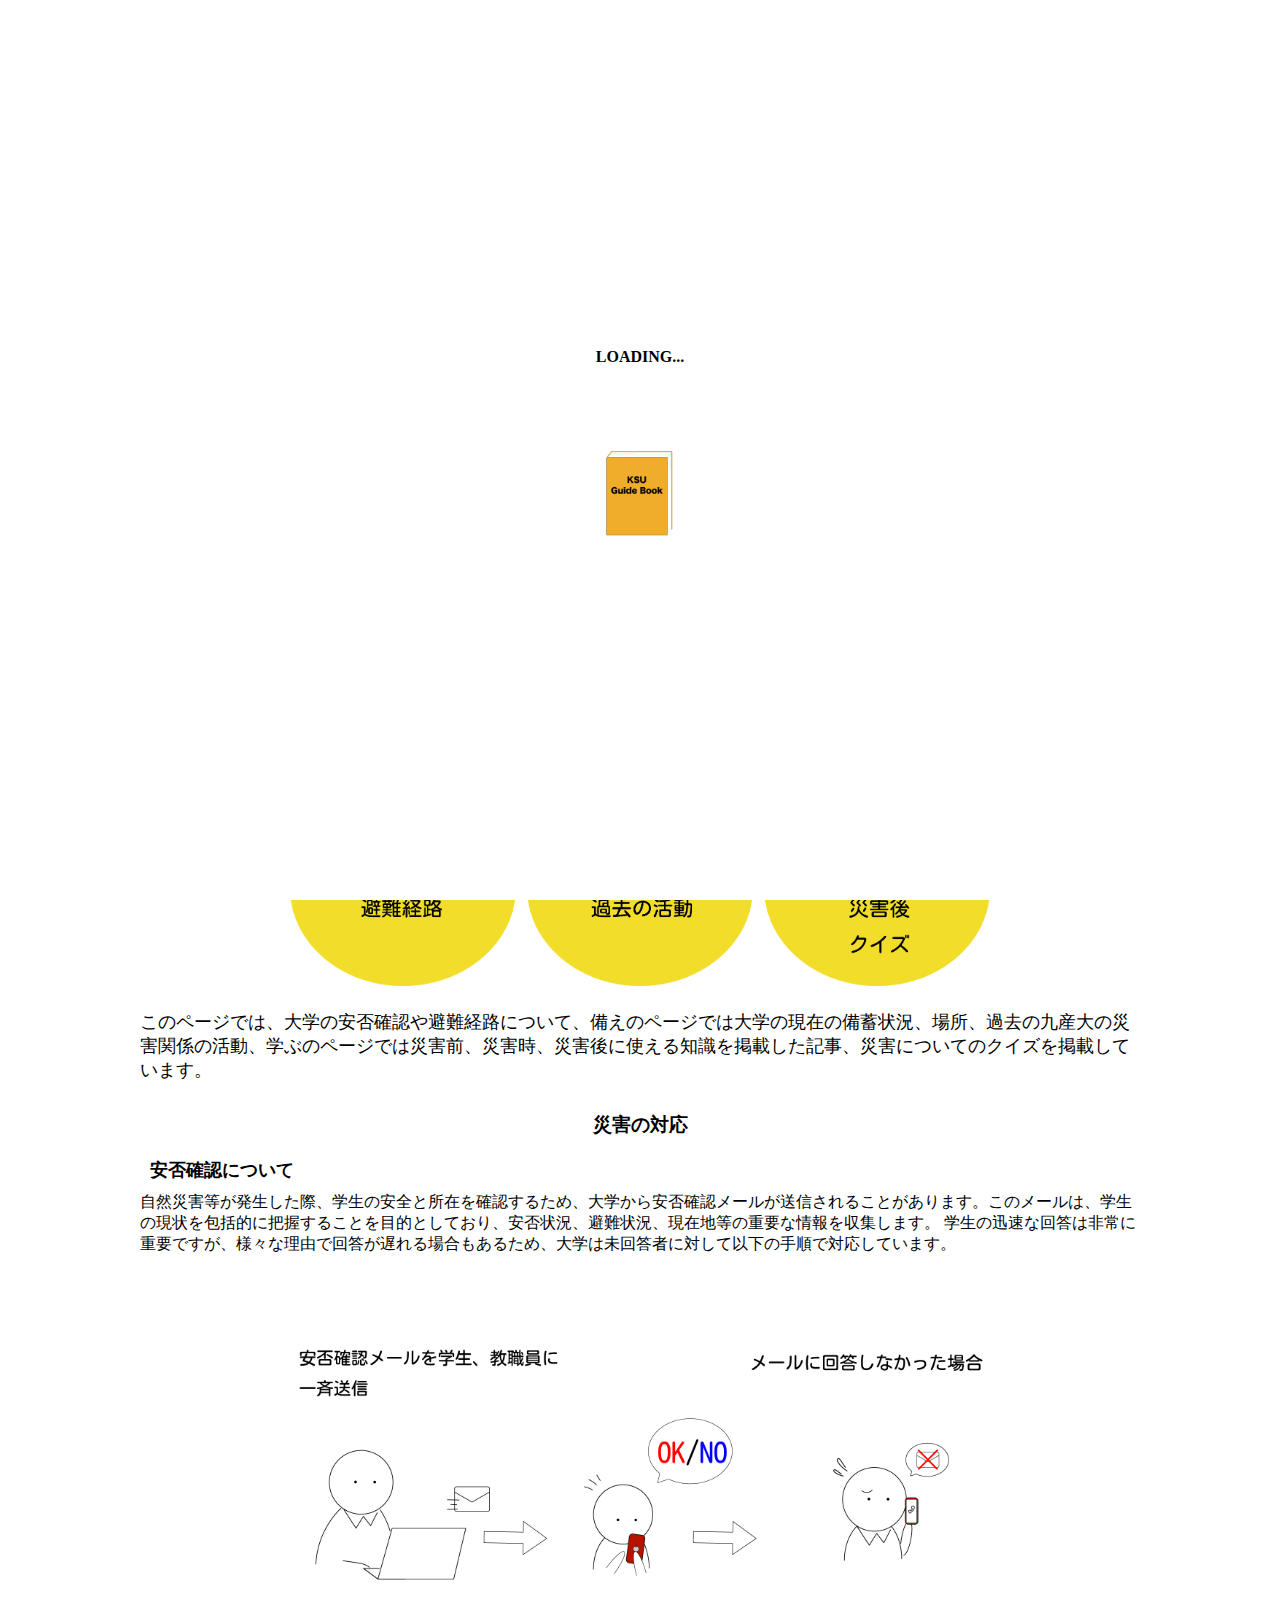
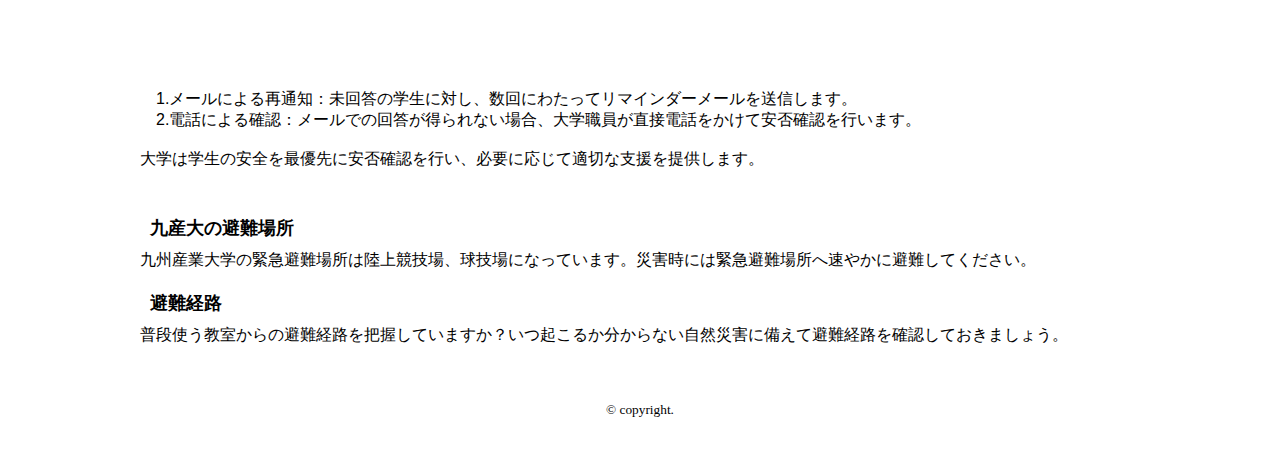
<file: index.html>
<!DOCTYPE html>
<html lang="ja">
<head>
<meta charset="utf-8">
<title>KSU防災GuideBook</title>

<meta name="viewport" content="width=device-width,initial-scale=1.0">
<link rel="stylesheet" type="text/css" href="https://coco-factory.jp/ugokuweb/wp-content/themes/ugokuweb/data/reset.css">
<link rel="stylesheet" type="text/css" href="https://coco-factory.jp/ugokuweb/wp-content/themes/ugokuweb/data/5-1-5/css/5-1-5.css">
<link rel="stylesheet" href="style.css">
<script src="https://code.jquery.com/jquery-3.4.1.min.js" integrity="sha256-CSXorXvZcTkaix6Yvo6HppcZGetbYMGWSFlBw8HfCJo=" crossorigin="anonymous"></script>
<script src="https://coco-factory.jp/ugokuweb/wp-content/themes/ugokuweb/data/5-1-5/js/5-1-5.js"></script>
<script src="https://coco-factory.jp/ugokuweb/wp-content/themes/ugokuweb/data/8-1-7/js/8-1-7.js"></script>
<script src="script.js" defer></script>
</head>
<body>
      <!-- ローディング画面 -->
      <div id="loading">
        <p class="loading-text">LOADING...</p>
        <img class="loading" src="book.gif"width="180px" alt="book">
      </div>
  <header id="header">
    <h1>
      <div class="logo"><a href="index.html"><img src="images/logo2.png"width="50"></a></div> 
    </h1>
    <ul class="gnavi">
      <li><a href="index.html">対応</a></li>
      <li><a href="2.html">備え</a></li>
      <li><a href="3.html">学ぶ</a></li>
    </ul>
  </header>
    
  <main>
    <section id="area-1">
    <div class="mainbox">
      <div class="mainimg">
        <img src="images/main.png" alt="main"/>
       </div>
    </div>
      <h1>このサイトについて</h1>
        <p class="setumei">当サイトは、九産大の学生に防災や減災についての情報を提供するサイトです。大学の避難場所や貯蓄状況、場所など災害時以外にも役立つ情報を掲載しています。</p>
        <div class="mailbox">
          <img class="mail" src="images/menu.png" alt="menu">
        </div> 
        <p class="setumei">このページでは、大学の安否確認や避難経路について、備えのページでは大学の現在の備蓄状況、場所、過去の九産大の災害関係の活動、学ぶのページでは災害前、災害時、災害後に使える知識を掲載した記事、災害についてのクイズを掲載しています。</p>
      <h2>災害の対応</h2>

      <h3>安否確認について</h3>
        <p>自然災害等が発生した際、学生の安全と所在を確認するため、大学から安否確認メールが送信されることがあります。このメールは、学生の現状を包括的に把握することを目的としており、安否状況、避難状況、現在地等の重要な情報を収集します。
         学生の迅速な回答は非常に重要ですが、様々な理由で回答が遅れる場合もあるため、大学は未回答者に対して以下の手順で対応しています。
        </p>
    </section>

    <section id="area-2">
      <div class="mailbox">
        <img class="mail" src="images/安否確認メール.png" alt="mail">
     </div> 
        <p>
         &emsp;1.メールによる再通知：未回答の学生に対し、数回にわたってリマインダーメールを送信します。<br/>
         &emsp;2.電話による確認：メールでの回答が得られない場合、大学職員が直接電話をかけて安否確認を行います。<br/>
        <br/>
         大学は学生の安全を最優先に安否確認を行い、必要に応じて適切な支援を提供します。
        </p>
    </section>

    <section id="area-3">      
      <h3>九産大の避難場所</h3>
        <p>九州産業大学の緊急避難場所は陸上競技場、球技場になっています。災害時には緊急避難場所へ速やかに避難してください。</p>

      <h3>避難経路</h3>
        <p>普段使う教室からの避難経路を把握していますか？いつ起こるか分からない自然災害に備えて避難経路を確認しておきましょう。</p>

      <!--/area1-->
    </section>

    <!--/main-->
  </main>

  <footer id="footer">
    <p class="js-scroll scroll-top scroll-view"><a href="#area-2">Scroll</a></p>
    <p class="js-pagetop scroll-top"><a href="#">Page Top</a></p> 
    <small>&copy; copyright.</small>
  </footer>
</body>
</html>
</file>
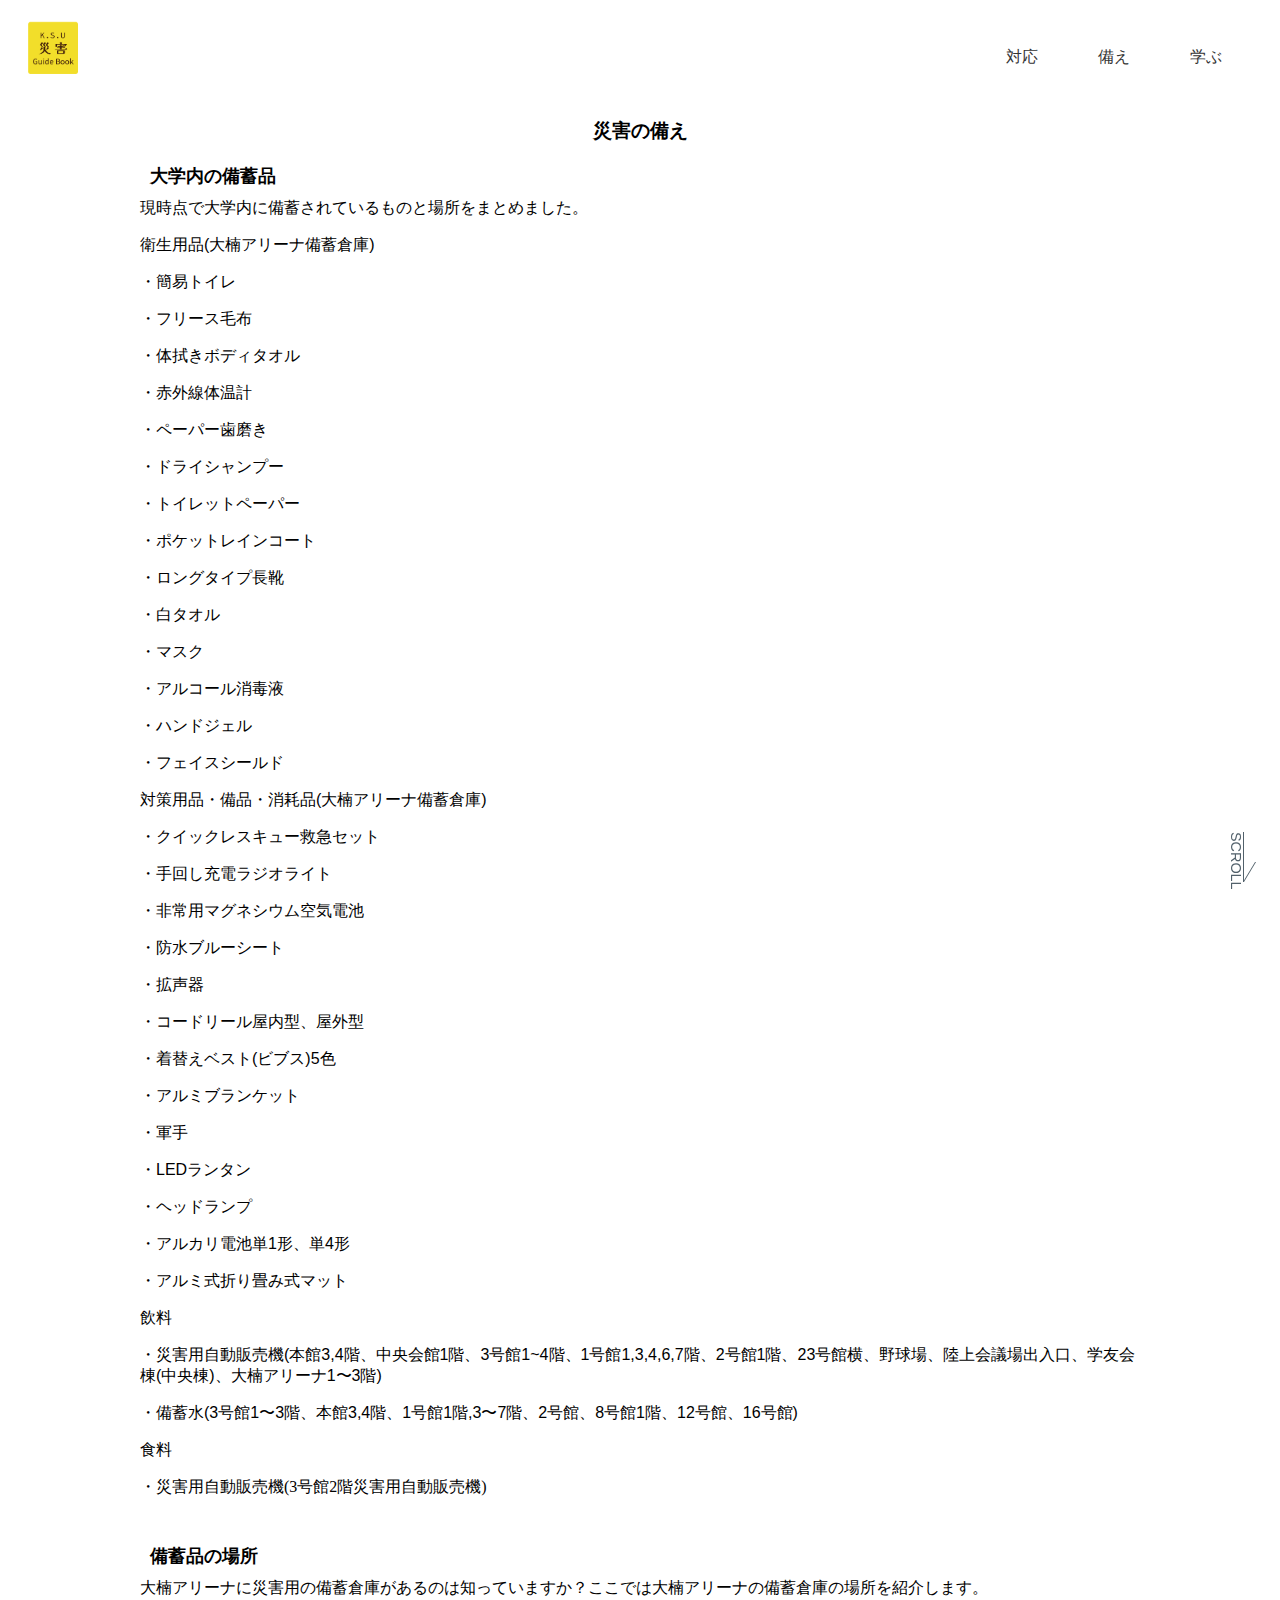
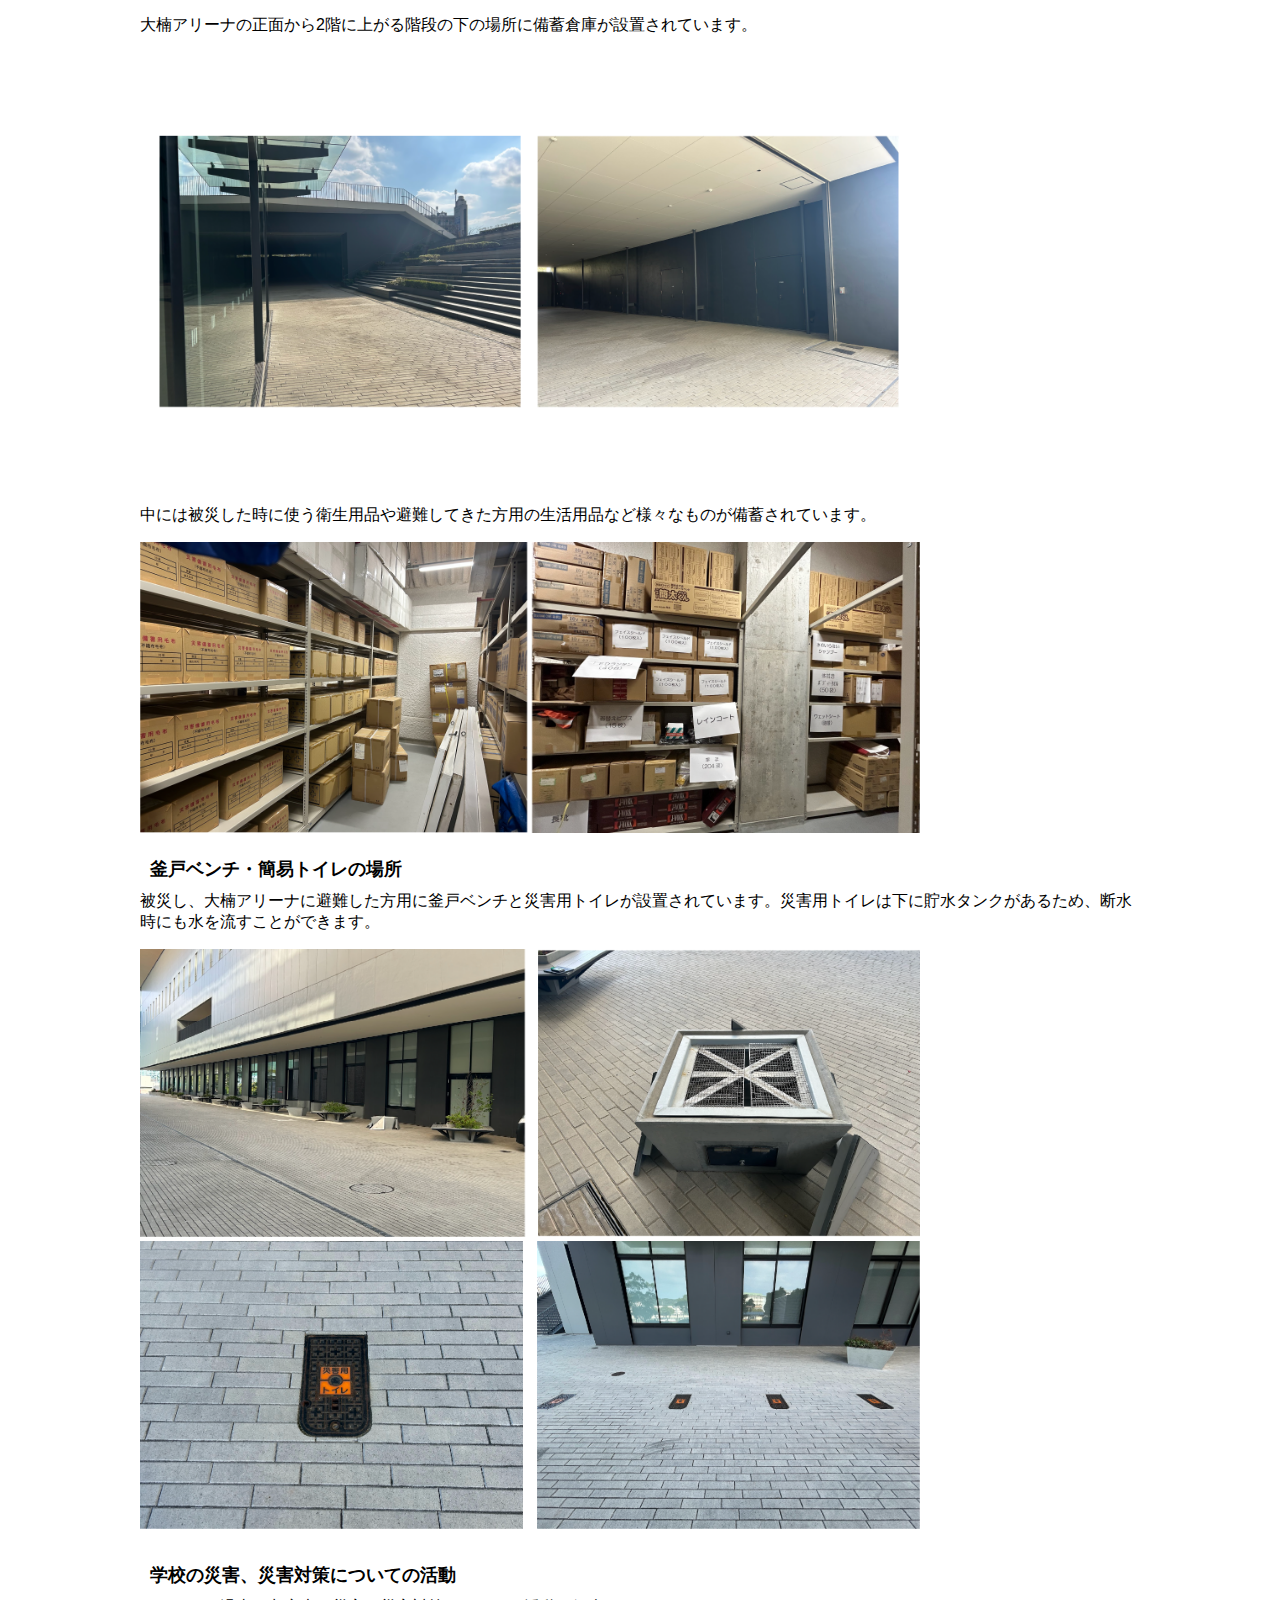
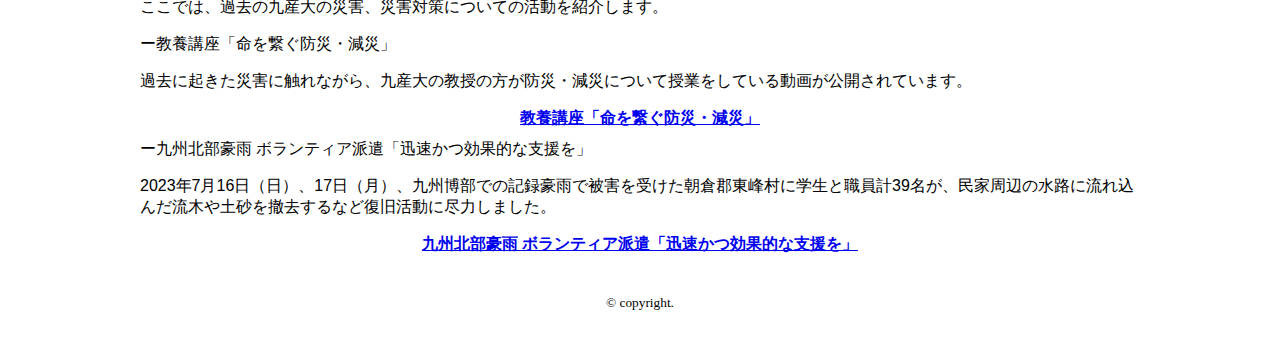
<file: 2.html>
<!DOCTYPE html>
<html lang="ja">
<head>
<meta charset="utf-8">
<title>KSU防災GuideBook</title>

<meta name="viewport" content="width=device-width,initial-scale=1.0">
<link rel="stylesheet" type="text/css" href="https://coco-factory.jp/ugokuweb/wp-content/themes/ugokuweb/data/reset.css">
<link rel="stylesheet" type="text/css" href="https://coco-factory.jp/ugokuweb/wp-content/themes/ugokuweb/data/5-1-5/css/5-1-5.css">
<link rel="stylesheet" href="style.css">
<script src="https://code.jquery.com/jquery-3.4.1.min.js" integrity="sha256-CSXorXvZcTkaix6Yvo6HppcZGetbYMGWSFlBw8HfCJo=" crossorigin="anonymous"></script>
<script src="https://coco-factory.jp/ugokuweb/wp-content/themes/ugokuweb/data/5-1-5/js/5-1-5.js"></script>
<script src="https://coco-factory.jp/ugokuweb/wp-content/themes/ugokuweb/data/8-1-7/js/8-1-7.js"></script>
<script src="script.js" defer></script>
</head>
<body>
  <header id="header">
    <h1>
      <div class="logo"><a href="index.html"><img src="images/logo2.png"width="50"></a></div> 
    </h1>
    <ul class="gnavi">
      <li><a href="index.html">対応</a></li>
      <li><a href="2.html">備え</a></li>
      <li><a href="3.html">学ぶ</a></li>
    </ul>
  </header>
    
  <main>
    <section id="area-1">
      <h2>災害の備え</h2>
      <h3>大学内の備蓄品</h3>
      <p>現時点で大学内に備蓄されているものと場所をまとめました。</p>
       <p>衛生用品(大楠アリーナ備蓄倉庫)</p> 
        <p>・簡易トイレ</p>
        <p>・フリース毛布</p>
        <p>・体拭きボディタオル</p>
        <p>・赤外線体温計</p>
        <p>・ペーパー歯磨き</p>
        <p>・ドライシャンプー</p>
        <p>・トイレットペーパー</p>
        <p>・ポケットレインコート</p>
        <p>・ロングタイプ長靴</p>
        <p>・白タオル</p>
        <p>・マスク</p>
        <p>・アルコール消毒液</p>
        <p>・ハンドジェル</p>
        <p>・フェイスシールド</p>
        <p>対策用品・備品・消耗品(大楠アリーナ備蓄倉庫)</p>
        <p>・クイックレスキュー救急セット</p>
        <p>・手回し充電ラジオライト</p>
        <p>・非常用マグネシウム空気電池</p>
        <p>・防水ブルーシート</p>
        <p>・拡声器</p>
        <p>・コードリール屋内型、屋外型</p>
        <p>・着替えベスト(ビブス)5色</p>
        <p>・アルミブランケット</p>
        <p>・軍手</p>
        <p>・LEDランタン</p>
        <p>・ヘッドランプ</p>
        <p>・アルカリ電池単1形、単4形</p>
        <p>・アルミ式折り畳み式マット</p>
        
        <p>飲料</p>
        <p>・災害用自動販売機(本館3,4階、中央会館1階、3号館1~4階、1号館1,3,4,6,7階、2号館1階、23号館横、野球場、陸上会議場出入口、学友会棟(中央棟)、大楠アリーナ1〜3階)</p>
        <p>・備蓄水(3号館1〜3階、本館3,4階、1号館1階,3〜7階、2号館、8号館1階、12号館、16号館)</p>
        <p>食料</p>
        ・災害用自動販売機(3号館2階災害用自動販売機)
        </p>
    <!--/area1--></section>
    
    <section id="area-2">
      <h3>備蓄品の場所</h3>
       <p>大楠アリーナに災害用の備蓄倉庫があるのは知っていますか？ここでは大楠アリーナの備蓄倉庫の場所を紹介します。</p>
       <p>大楠アリーナの正面から2階に上がる階段の下の場所に備蓄倉庫が設置されています。</p>
       <div class="souko">
        <img src="images/備蓄倉庫外.png" alt="備蓄倉庫写真"/>
       </div>

      <p>中には被災した時に使う衛生用品や避難してきた方用の生活用品など様々なものが備蓄されています。</p>
      <div class="souko">
        <img src="images/備蓄倉庫中.png" alt="備蓄倉庫写真"/>
       </div>
    
       <h3>釜戸ベンチ・簡易トイレの場所</h3>
        <p>被災し、大楠アリーナに避難した方用に釜戸ベンチと災害用トイレが設置されています。災害用トイレは下に貯水タンクがあるため、断水時にも水を流すことができます。</p>
      <div class="souko">
          <img src="images/焚き火.png" alt="写真"/>
          <img src="images/災害用トイレ.png" alt="写真"/>
      </div>
    <!--/area2--></section>
      
    <section id="area-3">
      <h3>学校の災害、災害対策についての活動</h3>
       <p>ここでは、過去の九産大の災害、災害対策についての活動を紹介します。</p>
       <p>ー教養講座「命を繋ぐ防災・減災」</p>
       <p>過去に起きた災害に触れながら、九産大の教授の方が防災・減災について授業をしている動画が公開されています。</p>
      <div class="tagtag">
        <a href="https://www.kyusan-u.ac.jp/relation/openlec/lecture-bosai.html"><b>教養講座「命を繋ぐ防災・減災」</b></a>
       </div>
      <p>ー九州北部豪雨 ボランティア派遣「迅速かつ効果的な支援を」</p>
       <p>2023年7月16日（日）、17日（月）、九州博部での記録豪雨で被害を受けた朝倉郡東峰村に学生と職員計39名が、民家周辺の水路に流れ込んだ流木や土砂を撤去するなど復旧活動に尽力しました。</p>
      <div class="tagtag">
        <a href="https://www.kyusan-u.ac.jp/campus/news/volunteer-0726/"><b>九州北部豪雨 ボランティア派遣「迅速かつ効果的な支援を」</b></a>
       </div>
    
      <!--/area3--></section>
  <!--/main--></main>

  <footer id="footer">
    <p class="js-scroll scroll-top scroll-view"><a href="#area-2">Scroll</a></p>
  <p class="js-pagetop scroll-top"><a href="#">Page Top</a></p> 
  <small>&copy; copyright.</small> 
  </footer>


</body>
</html>
</file>
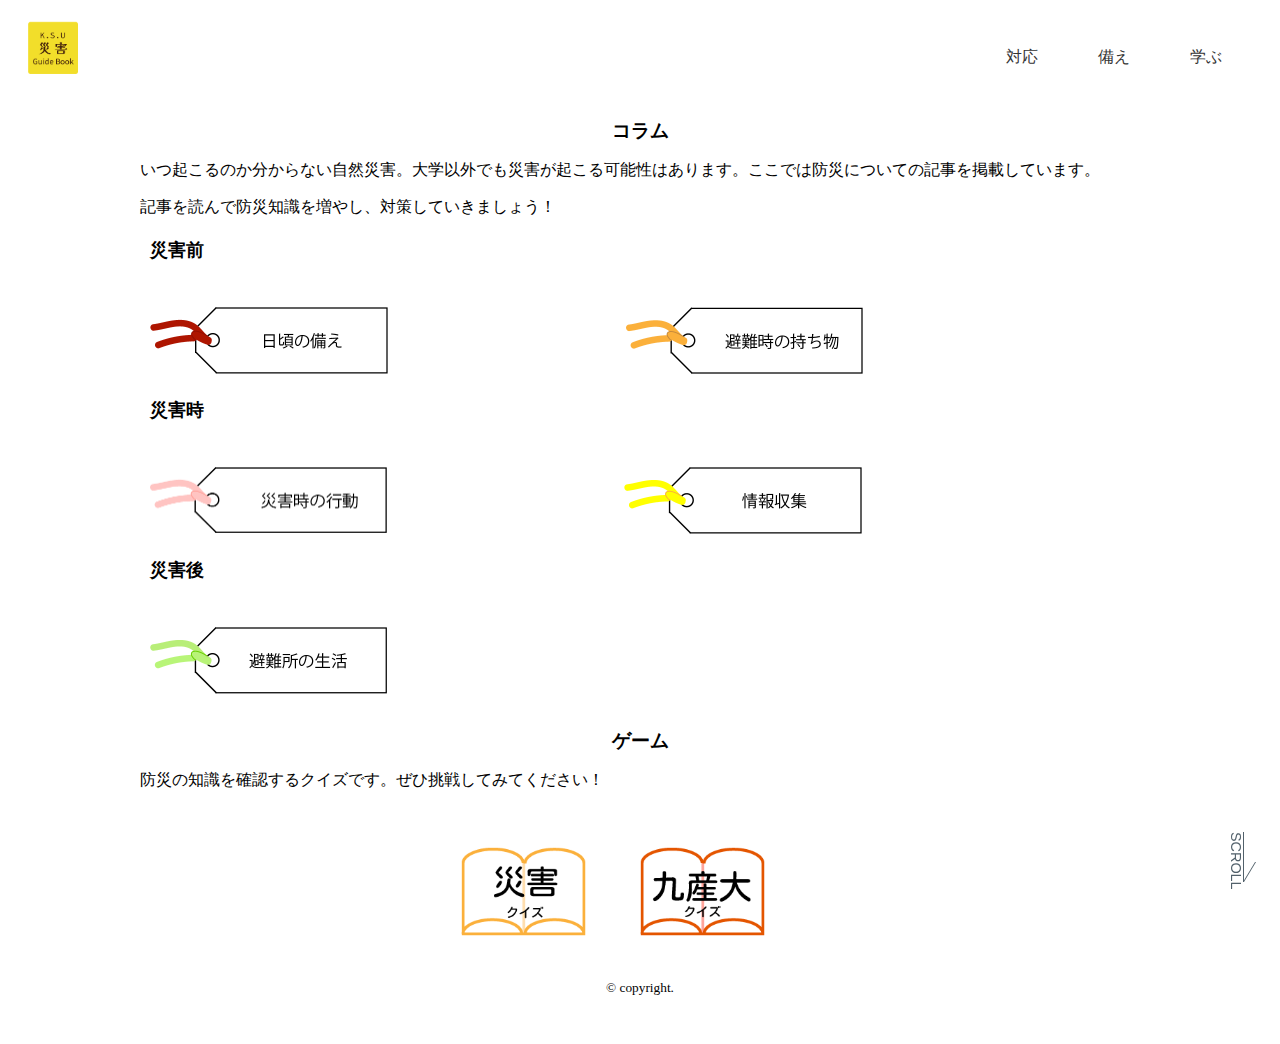
<file: 3.html>
<!DOCTYPE html>
<html lang="ja">
<head>
<meta charset="utf-8">
<title>KSU防災GuideBook</title>

<meta name="viewport" content="width=device-width,initial-scale=1.0">
<link rel="stylesheet" type="text/css" href="https://coco-factory.jp/ugokuweb/wp-content/themes/ugokuweb/data/reset.css">
<link rel="stylesheet" type="text/css" href="https://coco-factory.jp/ugokuweb/wp-content/themes/ugokuweb/data/5-1-5/css/5-1-5.css">
<link rel="stylesheet" href="style.css">
<script src="https://code.jquery.com/jquery-3.4.1.min.js" integrity="sha256-CSXorXvZcTkaix6Yvo6HppcZGetbYMGWSFlBw8HfCJo=" crossorigin="anonymous"></script>
<script src="https://coco-factory.jp/ugokuweb/wp-content/themes/ugokuweb/data/5-1-5/js/5-1-5.js"></script>
<script src="https://coco-factory.jp/ugokuweb/wp-content/themes/ugokuweb/data/8-1-7/js/8-1-7.js"></script>
<script src="script.js" defer></script>
</head>
<body>
  <header id="header">
    <h1>
      <div class="logo"><a href="index.html"><img src="images/logo2.png"width="50"></a></div> 
    </h1>
    <ul class="gnavi">
      <li><a href="index.html">対応</a></li>
      <li><a href="2.html">備え</a></li>
      <li><a href="3.html">学ぶ</a></li>
    </ul>
  </header>
    
  <main>
    <section id="area-1"> 
    
      <h2>コラム</h2>
      <p>いつ起こるのか分からない自然災害。大学以外でも災害が起こる可能性はあります。ここでは防災についての記事を掲載しています。</p>
      <p>記事を読んで防災知識を増やし、対策していきましょう！</p>

      <div class="box">
        <h3>災害前</h3>
         <div class="column">
           <li><a href="日頃の備え.html"><img src="images/日頃の備え.png"></a></li>
           <li><a href="避難時リスト.html"><img src="images/避難時リスト.png"></a></li>
        </div>
       <h3>災害時</h3>
         <div class="column">
           <li><a href="災害時の行動.html"><img src="images/災害時の行動.png"></a></li>
           <li><a href="情報.html"><img src="images/情報収集.png"></a></li>
         </div>
       <h3>災害後</h3>
         <div class="column">
           <li><a href="life.html"><img src="images/life.png"></a></li> 
        </div> 
      </div>   

      <h2>ゲーム</h2>
      <p>防災の知識を確認するクイズです。ぜひ挑戦してみてください！</p>
      <div class="tagtagbox">
       <div class="tagtag">
        <li><a href="http://ss742319.stars.ne.jp/game1/test5/index.html"><img src="images/災害クイズ.png"></a></li>
        <li><a href="http://ss742319.stars.ne.jp/game1/test5/index.html"><img src="images/九産大クイズ.png"></a></li>
       </div>
      </div>
    </section>
  <!--/main--></main>

  <footer id="footer">
    <p class="js-scroll scroll-top scroll-view"><a href="#area-2">Scroll</a></p>
    <p class="js-pagetop scroll-top"><a href="#">Page Top</a></p> 
    <small>&copy; copyright.</small> 
  </footer>


</body>
</html>
</file>
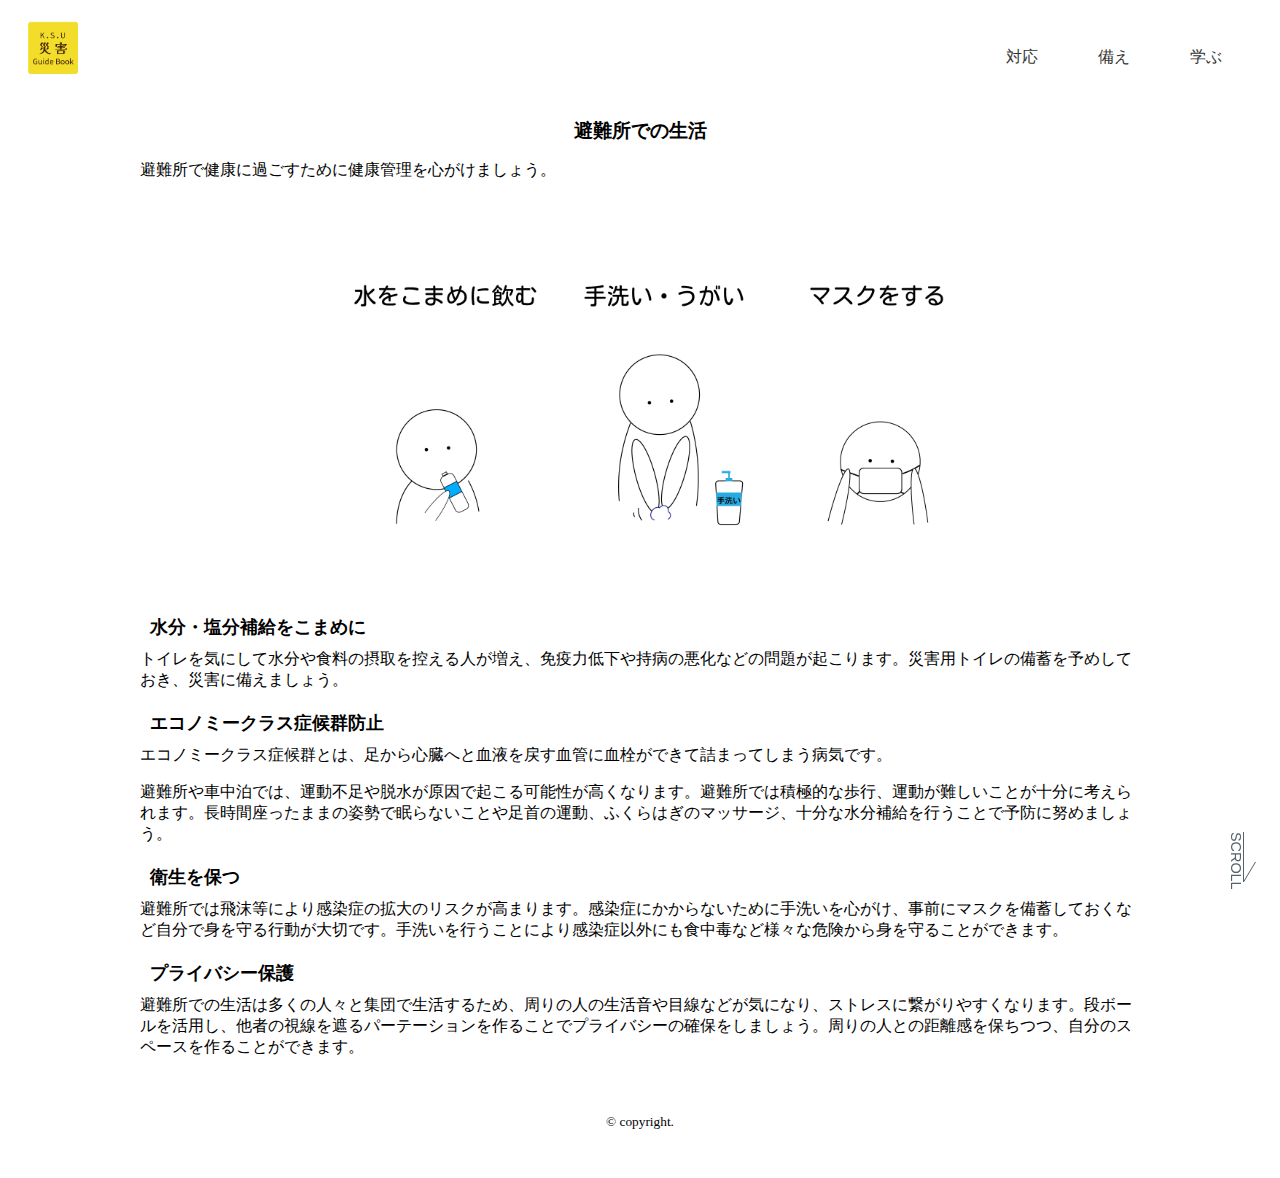
<file: life.html>
<!DOCTYPE html>
<html lang="ja">
<head>
<meta charset="utf-8">
<title>KSU防災GuideBook</title>

<meta name="viewport" content="width=device-width,initial-scale=1.0">
<link rel="stylesheet" type="text/css" href="https://coco-factory.jp/ugokuweb/wp-content/themes/ugokuweb/data/reset.css">
<link rel="stylesheet" type="text/css" href="https://coco-factory.jp/ugokuweb/wp-content/themes/ugokuweb/data/5-1-5/css/5-1-5.css">
<link rel="stylesheet" href="style.css">
<script src="https://code.jquery.com/jquery-3.4.1.min.js" integrity="sha256-CSXorXvZcTkaix6Yvo6HppcZGetbYMGWSFlBw8HfCJo=" crossorigin="anonymous"></script>
<script src="https://coco-factory.jp/ugokuweb/wp-content/themes/ugokuweb/data/5-1-5/js/5-1-5.js"></script>
<script src="https://coco-factory.jp/ugokuweb/wp-content/themes/ugokuweb/data/8-1-7/js/8-1-7.js"></script>
<script src="script.js" defer></script>
</head>
<body>
  <header id="header">
    <h1>
      <div class="logo"><a href="index.html"><img src="images/logo2.png"width="50"></a></div> 
    </h1>
    <ul class="gnavi">
      <li><a href="index.html">対応</a></li>
      <li><a href="2.html">備え</a></li>
      <li><a href="3.html">学ぶ</a></li>
    </ul>
  </header>
    
  <main>
    <section id="area-1">
    
      <h2>避難所での生活</h2>
            <p>避難所で健康に過ごすために健康管理を心がけましょう。</p>
        <div class="mailbox">
              <img class="mail" src="images/lifeimg.png" alt="life">
        </div> 
       <h3>水分・塩分補給をこまめに</h3>
            <p>トイレを気にして水分や食料の摂取を控える人が増え、免疫力低下や持病の悪化などの問題が起こります。災害用トイレの備蓄を予めしておき、災害に備えましょう。</p>
       <h3>エコノミークラス症候群防止</h3>
            <p>エコノミークラス症候群とは、足から心臓へと血液を戻す血管に血栓ができて詰まってしまう病気です。</p>
            <p>避難所や車中泊では、運動不足や脱水が原因で起こる可能性が高くなります。避難所では積極的な歩行、運動が難しいことが十分に考えられます。長時間座ったままの姿勢で眠らないことや足首の運動、ふくらはぎのマッサージ、十分な水分補給を行うことで予防に努めましょう。</p>
       <h3>衛生を保つ</h3>
            <p>避難所では飛沫等により感染症の拡大のリスクが高まります。感染症にかからないために手洗いを心がけ、事前にマスクを備蓄しておくなど自分で身を守る行動が大切です。手洗いを行うことにより感染症以外にも食中毒など様々な危険から身を守ることができます。
            </p>
       <h3>プライバシー保護</h3>
            <p>避難所での生活は多くの人々と集団で生活するため、周りの人の生活音や目線などが気になり、ストレスに繋がりやすくなります。段ボールを活用し、他者の視線を遮るパーテーションを作ることでプライバシーの確保をしましょう。周りの人との距離感を保ちつつ、自分のスペースを作ることができます。</p>

    <!--/area1--></section>

 </main>

  <footer id="footer">
    <p class="js-scroll scroll-top scroll-view"><a href="#area-2">Scroll</a></p>
    <p class="js-pagetop scroll-top"><a href="#">Page Top</a></p> 
    <small>&copy; copyright.</small> 
  </footer>


</body>
</html>
</file>
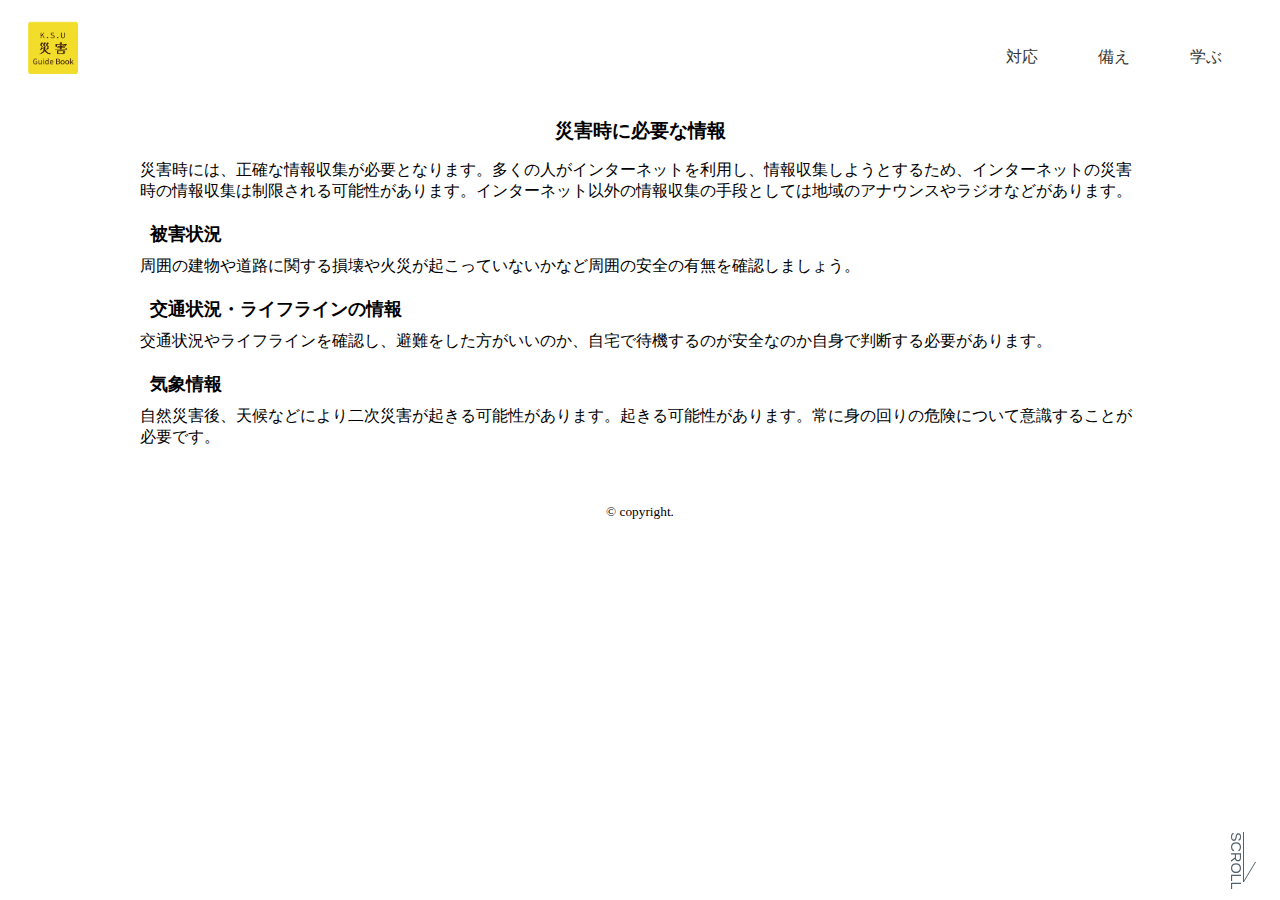
<file: 情報.html>
<!DOCTYPE html>
<html lang="ja">
<head>
<meta charset="utf-8">
<title>KSU防災GuideBook</title>

<meta name="viewport" content="width=device-width,initial-scale=1.0">
<link rel="stylesheet" type="text/css" href="https://coco-factory.jp/ugokuweb/wp-content/themes/ugokuweb/data/reset.css">
<link rel="stylesheet" type="text/css" href="https://coco-factory.jp/ugokuweb/wp-content/themes/ugokuweb/data/5-1-5/css/5-1-5.css">
<link rel="stylesheet" href="style.css">
<script src="https://code.jquery.com/jquery-3.4.1.min.js" integrity="sha256-CSXorXvZcTkaix6Yvo6HppcZGetbYMGWSFlBw8HfCJo=" crossorigin="anonymous"></script>
<script src="https://coco-factory.jp/ugokuweb/wp-content/themes/ugokuweb/data/5-1-5/js/5-1-5.js"></script>
<script src="https://coco-factory.jp/ugokuweb/wp-content/themes/ugokuweb/data/8-1-7/js/8-1-7.js"></script>
<script src="script.js" defer></script>
</head>
<body>
  <header id="header">
    <h1>
      <div class="logo"><a href="index.html"><img src="images/logo2.png"width="50"></a></div> 
    </h1>
    <ul class="gnavi">
      <li><a href="index.html">対応</a></li>
      <li><a href="2.html">備え</a></li>
      <li><a href="3.html">学ぶ</a></li>
    </ul>
  </header>
    
  <main>
    <section id="area-1">
    
      <h2>災害時に必要な情報</h2>
            <p>災害時には、正確な情報収集が必要となります。多くの人がインターネットを利用し、情報収集しようとするため、インターネットの災害時の情報収集は制限される可能性があります。インターネット以外の情報収集の手段としては地域のアナウンスやラジオなどがあります。</p>
       <h3>被害状況</h3>
            <p>周囲の建物や道路に関する損壊や火災が起こっていないかなど周囲の安全の有無を確認しましょう。</p>
       <h3>交通状況・ライフラインの情報</h3>
            <p>交通状況やライフラインを確認し、避難をした方がいいのか、自宅で待機するのが安全なのか自身で判断する必要があります。</p>
       <h3>気象情報</h3>
            <p>自然災害後、天候などにより二次災害が起きる可能性があります。起きる可能性があります。常に身の回りの危険について意識することが必要です。</p>
       
    <!--/area1--></section>

 </main>

  <footer id="footer">
    <p class="js-scroll scroll-top scroll-view"><a href="#area-2">Scroll</a></p>
    <p class="js-pagetop scroll-top"><a href="#">Page Top</a></p> 
    <small>&copy; copyright.</small> 
  </footer>


</body>
</html>
</file>
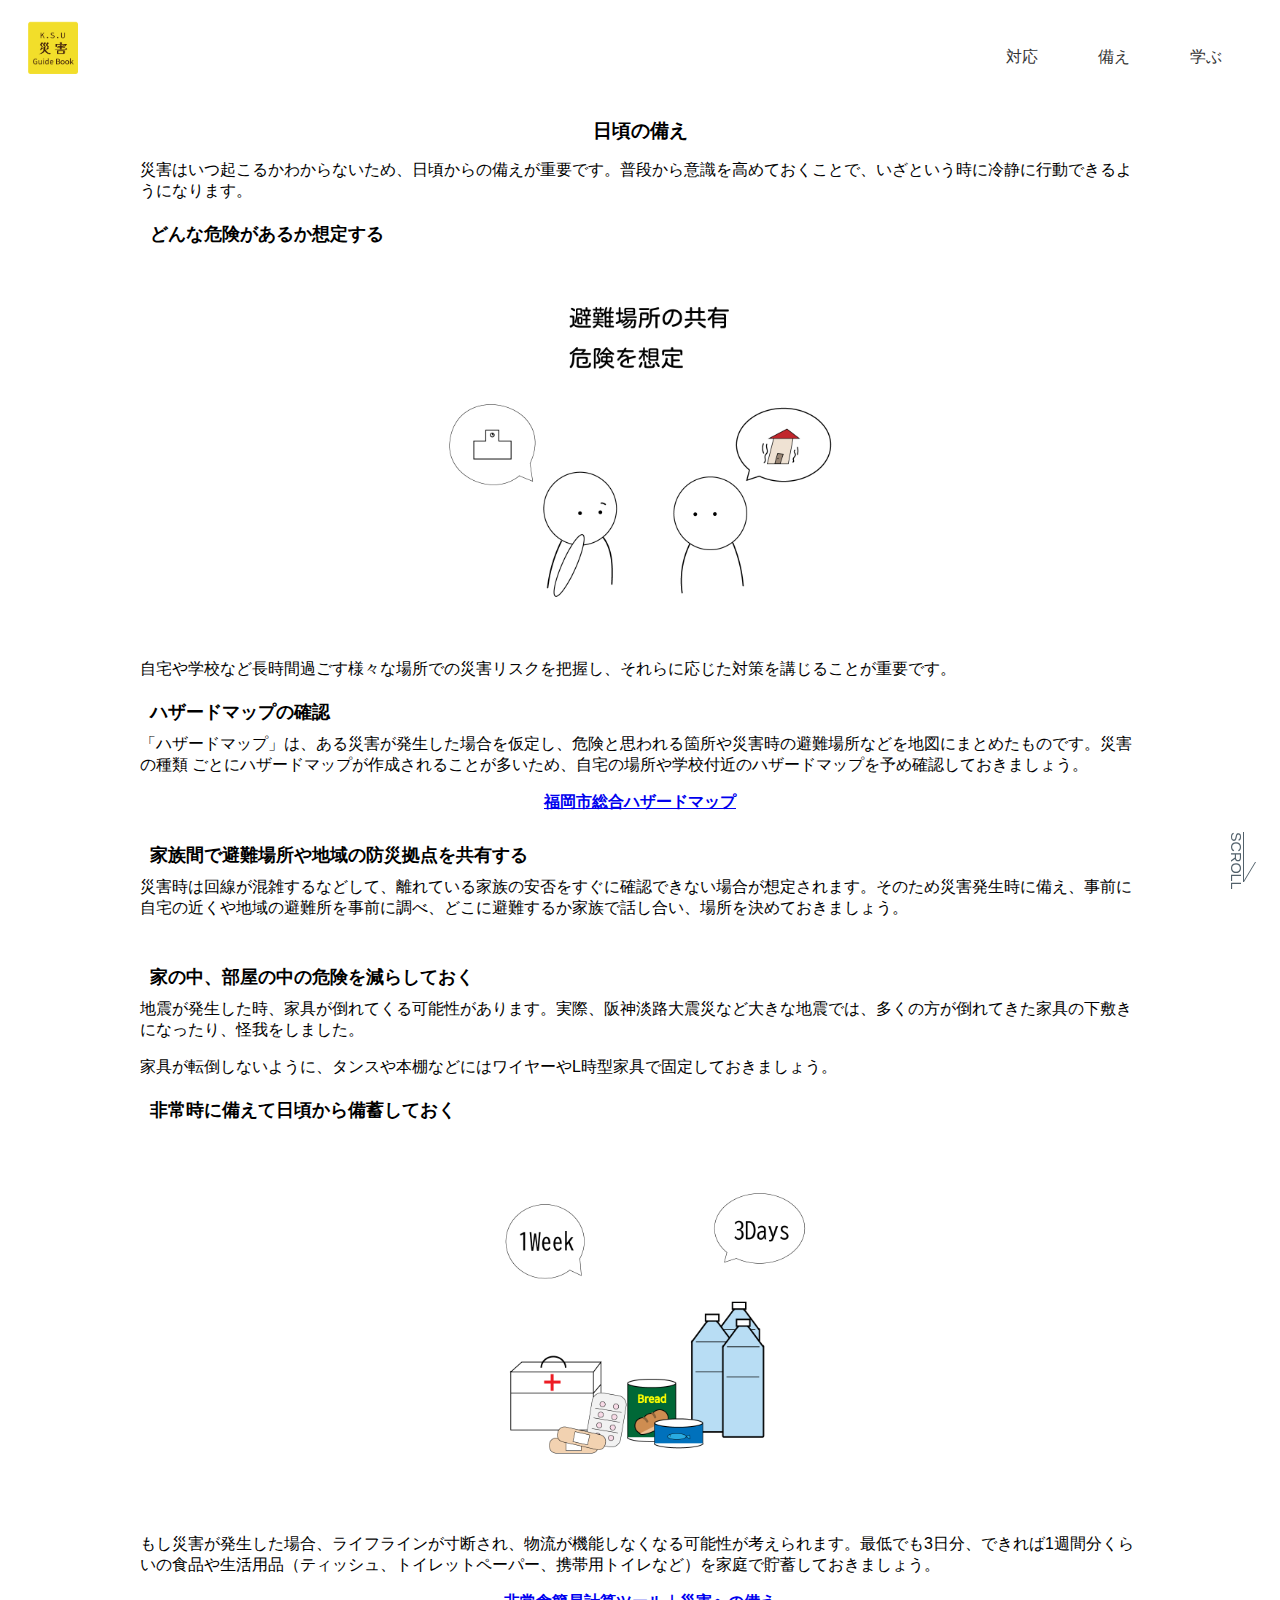
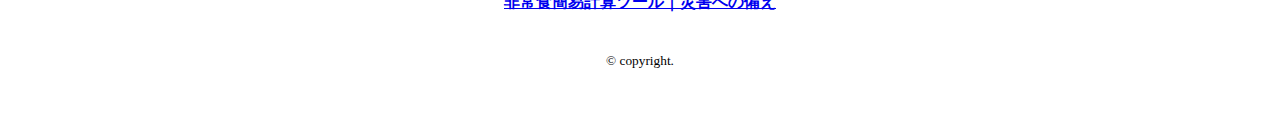
<file: 日頃の備え.html>
<!DOCTYPE html>
<html lang="ja">
<head>
<meta charset="utf-8">
<title>KSU防災GuideBook</title>

<meta name="viewport" content="width=device-width,initial-scale=1.0">
<link rel="stylesheet" type="text/css" href="https://coco-factory.jp/ugokuweb/wp-content/themes/ugokuweb/data/reset.css">
<link rel="stylesheet" type="text/css" href="https://coco-factory.jp/ugokuweb/wp-content/themes/ugokuweb/data/5-1-5/css/5-1-5.css">
<link rel="stylesheet" href="style.css">
<script src="https://code.jquery.com/jquery-3.4.1.min.js" integrity="sha256-CSXorXvZcTkaix6Yvo6HppcZGetbYMGWSFlBw8HfCJo=" crossorigin="anonymous"></script>
<script src="https://coco-factory.jp/ugokuweb/wp-content/themes/ugokuweb/data/5-1-5/js/5-1-5.js"></script>
<script src="https://coco-factory.jp/ugokuweb/wp-content/themes/ugokuweb/data/8-1-7/js/8-1-7.js"></script>
<script src="script.js" defer></script>
</head>
<body>
  <header id="header">
    <h1>
      <div class="logo"><a href="index.html"><img src="images/logo2.png"width="50"></a></div> 
    </h1>
    <ul class="gnavi">
      <li><a href="index.html">対応</a></li>
      <li><a href="2.html">備え</a></li>
      <li><a href="3.html">学ぶ</a></li>
    </ul>
  </header>
    
  <main>
    <section id="area-1">
    
      <h2>日頃の備え</h2>
        <p>災害はいつ起こるかわからないため、日頃からの備えが重要です。普段から意識を高めておくことで、いざという時に冷静に行動できるようになります。</p>
       <h3>どんな危険があるか想定する</h3>
       <div class="mailbox">
        <img class="mail" src="images/想定.png" alt="">
     </div> 
        <p>自宅や学校など長時間過ごす様々な場所での災害リスクを把握し、それらに応じた対策を講じることが重要です。</p>  
       <h3>ハザードマップの確認</h3> 
       <p>「ハザードマップ」は、ある災害が発生した場合を仮定し、危険と思われる箇所や災害時の避難場所などを地図にまとめたものです。災害の種類
        ごとにハザードマップが作成されることが多いため、自宅の場所や学校付近のハザードマップを予め確認しておきましょう。</p>
        <div class="tagtag">
         <a href="https://webmap.city.fukuoka.lg.jp/bousai/"><b>福岡市総合ハザードマップ</b></a>
        </div>    
    <!--/area1--></section>

    <section id="area-2">
      <h3>家族間で避難場所や地域の防災拠点を共有する</h3>
       <p>災害時は回線が混雑するなどして、離れている家族の安否をすぐに確認できない場合が想定されます。そのため災害発生時に備え、事前に自宅の近くや地域の避難所を事前に調べ、どこに避難するか家族で話し合い、場所を決めておきましょう。</p>
    </section>
    <section id="area-3">  
      <h3>家の中、部屋の中の危険を減らしておく</h3>
        <p>地震が発生した時、家具が倒れてくる可能性があります。実際、阪神淡路大震災など大きな地震では、多くの方が倒れてきた家具の下敷きになったり、怪我をしました。</p>
        <p>家具が転倒しないように、タンスや本棚などにはワイヤーやL時型家具で固定しておきましょう。</p>
      <h3>非常時に備えて日頃から備蓄しておく</h3>
       <div class="mailbox">
        <img class="mail" src="images/備蓄.png" alt="">
         <p>もし災害が発生した場合、ライフラインが寸断され、物流が機能しなくなる可能性が考えられます。最低でも3日分、できれば1週間分くらいの食品や生活用品（ティッシュ、トイレットペーパー、携帯用トイレなど）を家庭で貯蓄しておきましょう。</p>
         <div class="tagtag">
            <a href="https://www.tokiomarine-nichido.co.jp/world/egao/sonae/goods/count-tool.html"><b>非常食簡易計算ツール｜災害への備え</b></a>
           </div>  
    </section>
  <!--/main--></main>

  <footer id="footer">
    <p class="js-scroll scroll-top scroll-view"><a href="#area-2">Scroll</a></p>
    <p class="js-pagetop scroll-top"><a href="#">Page Top</a></p> 
    <small>&copy; copyright.</small> 
  </footer>


</body>
</html>
</file>
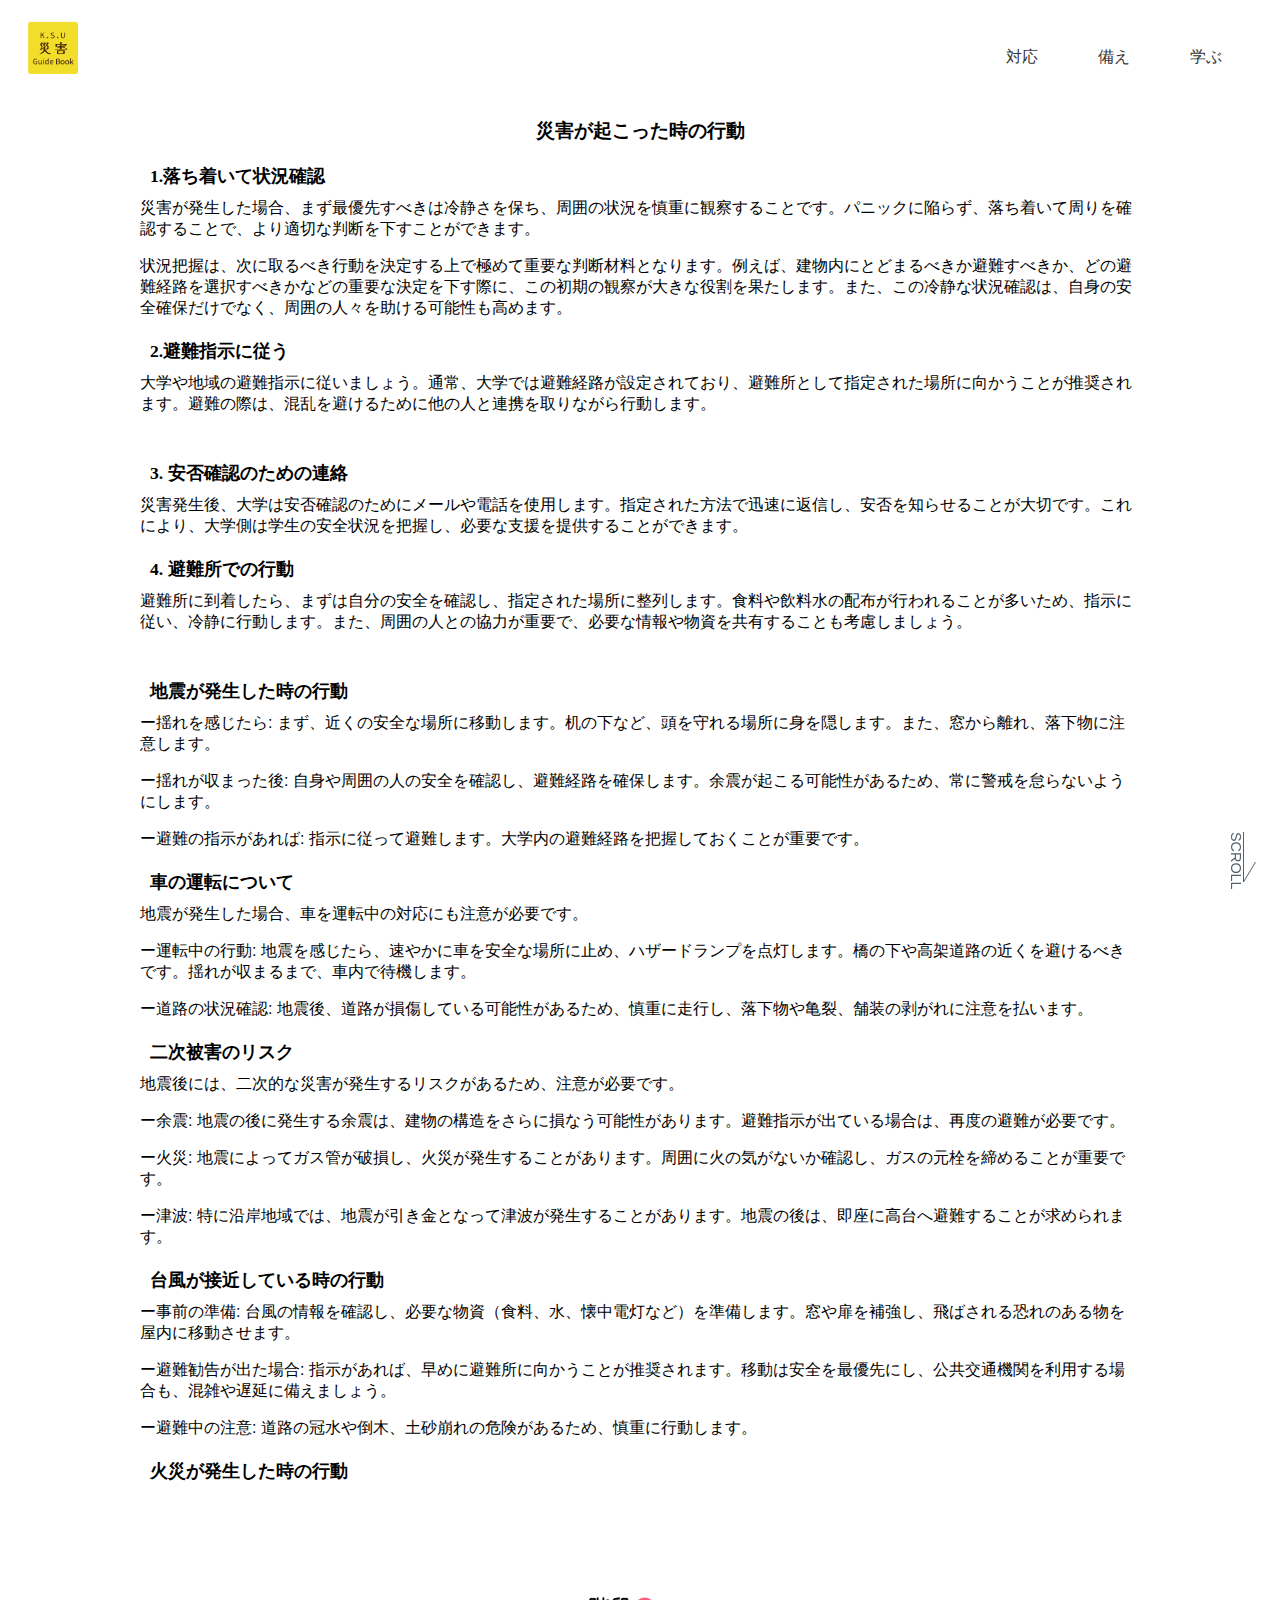
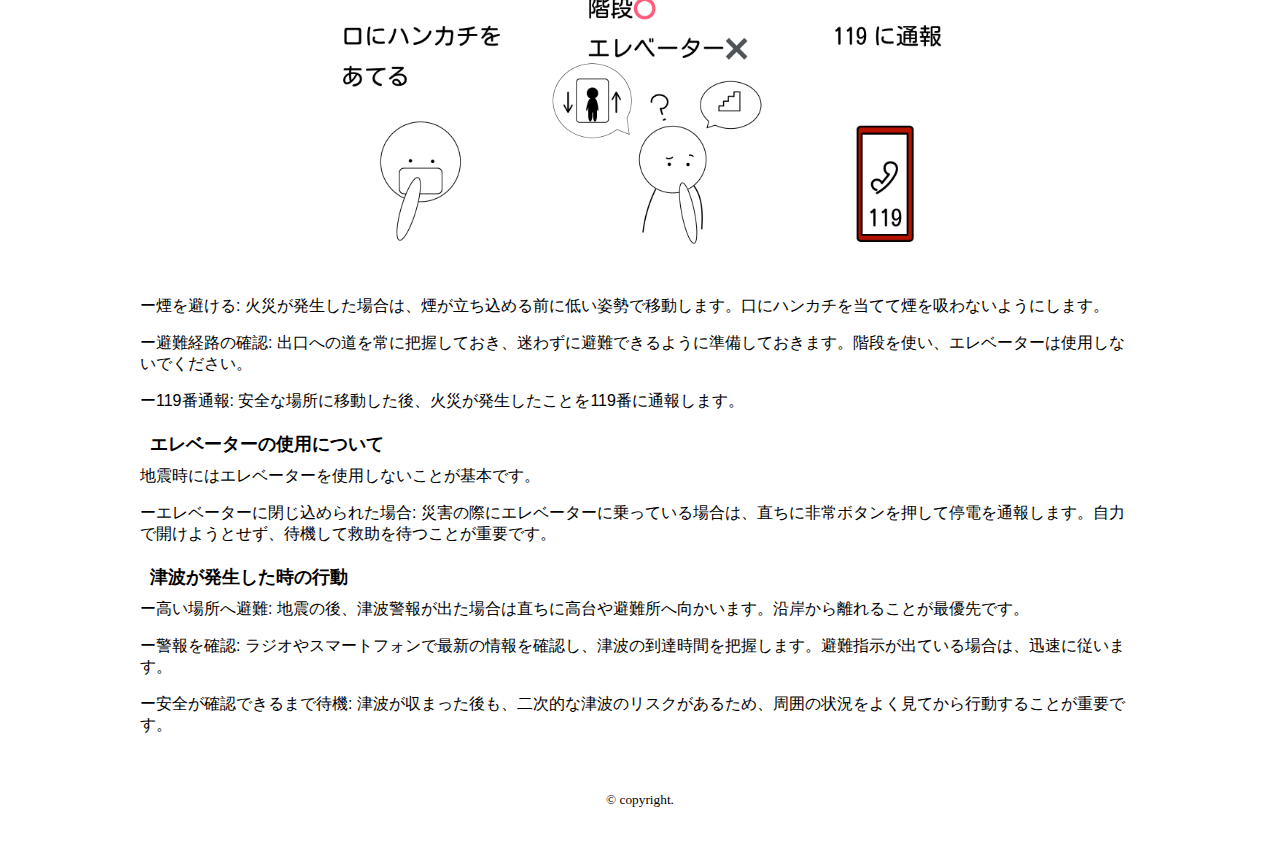
<file: 災害時の行動.html>
<!DOCTYPE html>
<html lang="ja">
<head>
<meta charset="utf-8">
<title>KSU防災GuideBook</title>

<meta name="viewport" content="width=device-width,initial-scale=1.0">
<link rel="stylesheet" type="text/css" href="https://coco-factory.jp/ugokuweb/wp-content/themes/ugokuweb/data/reset.css">
<link rel="stylesheet" type="text/css" href="https://coco-factory.jp/ugokuweb/wp-content/themes/ugokuweb/data/5-1-5/css/5-1-5.css">
<link rel="stylesheet" href="style.css">
<script src="https://code.jquery.com/jquery-3.4.1.min.js" integrity="sha256-CSXorXvZcTkaix6Yvo6HppcZGetbYMGWSFlBw8HfCJo=" crossorigin="anonymous"></script>
<script src="https://coco-factory.jp/ugokuweb/wp-content/themes/ugokuweb/data/5-1-5/js/5-1-5.js"></script>
<script src="https://coco-factory.jp/ugokuweb/wp-content/themes/ugokuweb/data/8-1-7/js/8-1-7.js"></script>
<script src="script.js" defer></script>
</head>
<body>
  <header id="header">
    <h1>
      <div class="logo"><a href="index.html"><img src="images/logo2.png"width="50"></a></div> 
    </h1>
    <ul class="gnavi">
      <li><a href="index.html">対応</a></li>
      <li><a href="2.html">備え</a></li>
      <li><a href="3.html">学ぶ</a></li>
    </ul>
  </header>
    
  <main>
    <section id="area-1">
    
      <h2>災害が起こった時の行動</h2>
        <h3>1.落ち着いて状況確認</h3>
            <p>災害が発生した場合、まず最優先すべきは冷静さを保ち、周囲の状況を慎重に観察することです。パニックに陥らず、落ち着いて周りを確認することで、より適切な判断を下すことができます。</p>
            <p>状況把握は、次に取るべき行動を決定する上で極めて重要な判断材料となります。例えば、建物内にとどまるべきか避難すべきか、どの避難経路を選択すべきかなどの重要な決定を下す際に、この初期の観察が大きな役割を果たします。また、この冷静な状況確認は、自身の安全確保だけでなく、周囲の人々を助ける可能性も高めます。</p>  
       <h3>2.避難指示に従う</h3> 
            <p>大学や地域の避難指示に従いましょう。通常、大学では避難経路が設定されており、避難所として指定された場所に向かうことが推奨されます。避難の際は、混乱を避けるために他の人と連携を取りながら行動します。</p>   
    <!--/area1--></section>
    <section id="area-2">
       <h3>3. 安否確認のための連絡</h3>
           <p>災害発生後、大学は安否確認のためにメールや電話を使用します。指定された方法で迅速に返信し、安否を知らせることが大切です。これにより、大学側は学生の安全状況を把握し、必要な支援を提供することができます。</p>
       <h3>4. 避難所での行動</h3>
           <p>避難所に到着したら、まずは自分の安全を確認し、指定された場所に整列します。食料や飲料水の配布が行われることが多いため、指示に従い、冷静に行動します。また、周囲の人との協力が重要で、必要な情報や物資を共有することも考慮しましょう。</p>
    </section>

    <section id="area-3">  
      <h3>地震が発生した時の行動</h3>
          <p>ー揺れを感じたら: まず、近くの安全な場所に移動します。机の下など、頭を守れる場所に身を隠します。また、窓から離れ、落下物に注意します。</p>
          <p>ー揺れが収まった後: 自身や周囲の人の安全を確認し、避難経路を確保します。余震が起こる可能性があるため、常に警戒を怠らないようにします。</p>
          <p>ー避難の指示があれば: 指示に従って避難します。大学内の避難経路を把握しておくことが重要です。</p>
      <h3>車の運転について</h3>
         <p>地震が発生した場合、車を運転中の対応にも注意が必要です。</p>
         <p>ー運転中の行動: 地震を感じたら、速やかに車を安全な場所に止め、ハザードランプを点灯します。橋の下や高架道路の近くを避けるべきです。揺れが収まるまで、車内で待機します。</p>
         <p>ー道路の状況確認: 地震後、道路が損傷している可能性があるため、慎重に走行し、落下物や亀裂、舗装の剥がれに注意を払います。</p>
      <h3>二次被害のリスク</h3>
         <p>地震後には、二次的な災害が発生するリスクがあるため、注意が必要です。</p>
         <p>ー余震: 地震の後に発生する余震は、建物の構造をさらに損なう可能性があります。避難指示が出ている場合は、再度の避難が必要です。</p>
         <p>ー火災: 地震によってガス管が破損し、火災が発生することがあります。周囲に火の気がないか確認し、ガスの元栓を締めることが重要です。</p>
         <p>ー津波: 特に沿岸地域では、地震が引き金となって津波が発生することがあります。地震の後は、即座に高台へ避難することが求められます。</p>
      <h3>台風が接近している時の行動</h3>
         <p>ー事前の準備: 台風の情報を確認し、必要な物資（食料、水、懐中電灯など）を準備します。窓や扉を補強し、飛ばされる恐れのある物を屋内に移動させます。</p>
         <p>ー避難勧告が出た場合: 指示があれば、早めに避難所に向かうことが推奨されます。移動は安全を最優先にし、公共交通機関を利用する場合も、混雑や遅延に備えましょう。</p>
         <p>ー避難中の注意: 道路の冠水や倒木、土砂崩れの危険があるため、慎重に行動します。</p>
      <h3>火災が発生した時の行動</h3>
       <div class="mailbox">
        <img class="mail" src="images/火災時.png" alt="火災">
       </div> 
         <p>ー煙を避ける: 火災が発生した場合は、煙が立ち込める前に低い姿勢で移動します。口にハンカチを当てて煙を吸わないようにします。</p>
         <p>ー避難経路の確認: 出口への道を常に把握しておき、迷わずに避難できるように準備しておきます。階段を使い、エレベーターは使用しないでください。</p>
         <p>ー119番通報: 安全な場所に移動した後、火災が発生したことを119番に通報します。</p>
      <h3>エレベーターの使用について</h3>   
         <p>地震時にはエレベーターを使用しないことが基本です。</p>
         <p>ーエレベーターに閉じ込められた場合: 災害の際にエレベーターに乗っている場合は、直ちに非常ボタンを押して停電を通報します。自力で開けようとせず、待機して救助を待つことが重要です。</p>  
      
      <h3> 津波が発生した時の行動</h3>
         <p>ー高い場所へ避難: 地震の後、津波警報が出た場合は直ちに高台や避難所へ向かいます。沿岸から離れることが最優先です。</p>
         <p>ー警報を確認: ラジオやスマートフォンで最新の情報を確認し、津波の到達時間を把握します。避難指示が出ている場合は、迅速に従います。</p>
         <p>ー安全が確認できるまで待機: 津波が収まった後も、二次的な津波のリスクがあるため、周囲の状況をよく見てから行動することが重要です。</p>
    </section>
  <!--/main--></main>

  <footer id="footer">
    <p class="js-scroll scroll-top scroll-view"><a href="#area-2">Scroll</a></p>
    <p class="js-pagetop scroll-top"><a href="#">Page Top</a></p> 
    <small>&copy; copyright.</small> 
  </footer>


</body>
</html>
</file>
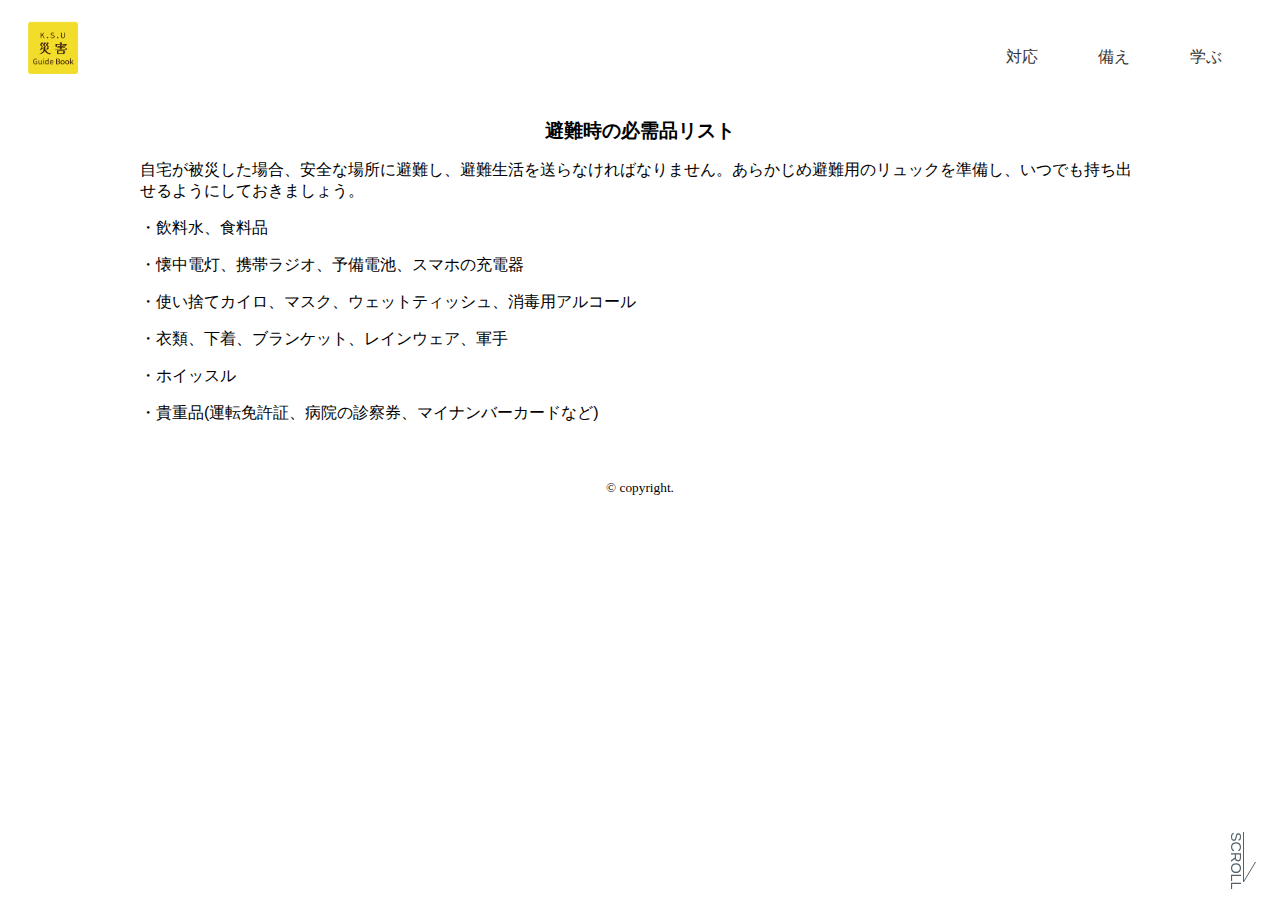
<file: 避難時リスト.html>
<!DOCTYPE html>
<html lang="ja">
<head>
<meta charset="utf-8">
<title>KSU防災GuideBook</title>

<meta name="viewport" content="width=device-width,initial-scale=1.0">
<link rel="stylesheet" type="text/css" href="https://coco-factory.jp/ugokuweb/wp-content/themes/ugokuweb/data/reset.css">
<link rel="stylesheet" type="text/css" href="https://coco-factory.jp/ugokuweb/wp-content/themes/ugokuweb/data/5-1-5/css/5-1-5.css">
<link rel="stylesheet" href="style.css">
<script src="https://code.jquery.com/jquery-3.4.1.min.js" integrity="sha256-CSXorXvZcTkaix6Yvo6HppcZGetbYMGWSFlBw8HfCJo=" crossorigin="anonymous"></script>
<script src="https://coco-factory.jp/ugokuweb/wp-content/themes/ugokuweb/data/5-1-5/js/5-1-5.js"></script>
<script src="https://coco-factory.jp/ugokuweb/wp-content/themes/ugokuweb/data/8-1-7/js/8-1-7.js"></script>
<script src="script.js" defer></script>
</head>
<body>
  <header id="header">
    <h1>
      <div class="logo"><a href="index.html"><img src="images/logo2.png"width="50"></a></div> 
    </h1>
    <ul class="gnavi">
      <li><a href="index.html">対応</a></li>
      <li><a href="2.html">備え</a></li>
      <li><a href="3.html">学ぶ</a></li>
    </ul>
  </header>
    
  <main>
    <section id="area-1">

      <h2>避難時の必需品リスト</h2>
            <p>自宅が被災した場合、安全な場所に避難し、避難生活を送らなければなりません。あらかじめ避難用のリュックを準備し、いつでも持ち出せるようにしておきましょう。
                <p>・飲料水、食料品</p>
                <p>・懐中電灯、携帯ラジオ、予備電池、スマホの充電器</p>
                <p>・使い捨てカイロ、マスク、ウェットティッシュ、消毒用アルコール</p>
                <p>・衣類、下着、ブランケット、レインウェア、軍手</p>
                <p>・ホイッスル</p>
                <p>・貴重品(運転免許証、病院の診察券、マイナンバーカードなど)</p>
                
    <!--/area1--></section>

  <!--/main--></main>

  <footer id="footer">
    <p class="js-scroll scroll-top scroll-view"><a href="#area-2">Scroll</a></p>
    <p class="js-pagetop scroll-top"><a href="#">Page Top</a></p> 
    <small>&copy; copyright.</small> 
  </footer>


</body>
</html>
</file>
<file: style.css>
@charset "utf-8";

#loading {
  transition: all 2.5s; /*ローディングにかかる時間*/
  background-color: #FFF;
  z-index: 999;
  position: fixed;
  inset: 0;
  display: flex;
  justify-content: center;
  align-items: center;
  flex-direction: column;
}

.loading-text {
  font-weight: bold;
  text-align: center;
  font-family: klee;
}

.spin {
  width: 64px;
  height: auto;
}

.loaded {
  opacity: 0;
  visibility: hidden;
}

/*========= 上部固定させるためのCSS ===============*/
#header{
  height: 70px;/*高さ指定*/
  width:100%;/*横幅指定*/
  box-sizing: border-box;
  /*以下はレイアウトのためのCSS*/
  display: flex;
  justify-content: space-between;
  align-items: center;
  background:#fff;
  color:#fff;
  text-align: center;
　font-family: sans-serif;
  padding: 20px;
  padding-bottom: 32px;
}

/*JSを使いfixedクラスが付与された際の設定*/
#header.fixed{
  position: fixed;/*fixedを設定して固定*/
    z-index: 999;/*最前面へ*/
    top:0;/*位置指定*/
    left:0;/*位置指定*/
}

#footer{
  /*height: 70px;*/   /*高さ指定*/
  width:100%;/*横幅指定*/
  bottom: 0;
  box-sizing: border-box;
  align-items: center;
  background:#fff;;
  color:#fff;
  text-align: center;
　font-family: sans-serif;
  padding: 20px;
}
/*========= レイアウトのためのCSS ===============*/

h1{
  font-size:1.5rem;
  text-align: center;
  margin-top:40px;
　font-family: sans-serif;
}

h2{
  font-size:1.2rem;
  text-align: center;
  margin-top: 30px;
　font-family: sans-serif;
}

h3{
  font-size:1.1rem;
  margin: 20px 0 5px 10px;
　font-family: sans-serif;
}

p{
  margin-top:10px; 
  text-align: left;
  font-family: sans-serif;
}

.setumei{
  font-size: 1.1rem;
  /* text-align: center; */
  margin-top:20px;
}

small{
  background: #fff;;
  color: black;
  display: block;
  text-align: center;
  padding:20px;
}

.mainimg img{
  width: 80%;
}

.mainbox{
  text-align: center;
}
.mail{
  width: 70%;
}
.mailbox{
  text-align: center;
}

.souko img{
  width: 780px;
}

.column{
  list-style: none;
  display: flex;
  flex-wrap: wrap;
  margin: 0 10px;
}

/* しおりの画像の大きさ */
.column img{
  width:50%;
  height: auto;
  margin-top: 40px;
  justify-content: center;
  font-size:0;
}

.box {
  width: 120%;
  height: auto;
  margin: 0 auto;
}

.tagtag{
  justify-content: center;
  list-style: none;
  display: flex;
  flex-wrap: wrap;
  margin: auto;
}

.tagtag img{
  width: 70%;
  height: auto;
  margin-top: 40px;
  justify-content: center;
  font-size:0;
}


/*==================================================
グローバルメニュー 共通　横並びのための設定
===================================*/

.gnavi{
  display: flex;
  flex-wrap: wrap;/*スマホ表示折り返し用なのでPCのみなら不要*/
  margin:70px 0 20px 0;
  list-style: none;
}

.gnavi li a{
  display: block;
  padding:10px 30px;
  text-decoration: none;
  color: #333;
}

.gnavi li{
  margin-bottom:10px;
}

/*==================================================
　5-3-1 中心から外に線が伸びる（下部）
===================================*/

.gnavi li a{
  /*線の基点とするためrelativeを指定*/
position: relative;
}

.gnavi li.current a,
.gnavi li a:hover{
color:#333232;
}

.gnavi li a::after {
  content: '';
  /*絶対配置で線の位置を決める*/
  position: absolute;
  bottom: 0;
  left: 10%;
  /*線の形状*/
  width: 80%;
  height: 2px;
  background:#e50303;
  /*アニメーションの指定*/
  transition: all .3s;
  transform: scale(0, 1);/*X方向0、Y方向1*/
  transform-origin: center top;/*上部中央基点*/
}

/*現在地とhoverの設定*/
.gnavi li.current a::after,
.gnavi li a:hover::after {
  transform: scale(1, 1);/*X方向にスケール拡大*/
}


section{
  padding:10px 30px 0 30px;
  background:#fff;
  max-width: 1000px; 
  margin: 0 auto;  /*コンテナを中央に配置*/
}

section:nth-child(2n){
  background:#fff; 
}

/*スクロールリンクの形状*/
.scroll-top {
	/*表示位置*/
	position: fixed;
	right: 20px;
	bottom: 10px;
	z-index: 2;
	/*はじめは非表示*/
	opacity: 0;
	visibility: hidden; 
	transition: opacity .5s, visibility .5s; /*それぞれに0.5秒の変化のアニメーション*/
	/*縦書き*/
	-webkit-writing-mode: vertical-rl;
    -ms-writing-mode: tb-rl;
    writing-mode: vertical-rl;
	/*改行禁止*/
    white-space: nowrap;
	/*矢印の動き*/
	animation: arrowmove 1s ease-in-out infinite;
}

@keyframes arrowmove{
      0%{bottom:20px;}
      50%{bottom:25px;}
     100%{bottom:20px;}
 }


/*.scroll-viewクラスがついたら出現*/
.scroll-top.scroll-view {
	opacity: 1;
	visibility: visible;
}

/*リンク全体の aタグの形状*/
.scroll-top a {
	text-decoration: none;
	color: #52616b;
	text-transform: uppercase;
	font-size:0.9rem;
    display: block;
}

/*スクロールリンクの形状*/

.js-scroll a::after{
	content:"";
	position: absolute;
	top:0;
	right:0;
	width:1px;
	height: 50px;
	background:#52616b;
}

.js-scroll a::before {
    content: "";
    position: absolute;
    top: 30px;
    right: -6px;
    width: 1px;
    height: 20px;
    background: #52616b;
    transform: skewX(-31deg);
}

/*Edge IE11 hack*/
_:-ms-lang(x), .js-scroll a::before{
	right:-11px;
}

/*ページトップリンクの形状*/

.js-pagetop a::after{
	content:"";
	position: absolute;
	top:0;
	right:0;
	width:1px;
	height: 50px;
	background:#52616b;
}

.js-pagetop a::before {
    content: "";
    position: absolute;
    top: 0;
    right: -6px;
    width: 1px;
    height: 20px;
    background: #52616b;
    transform: skewX(31deg);
}

/*Edge IE11 hack*/
_:-ms-lang(x), .js-pagetop a::before{
	right:0;
}

@media screen and (max-width:480px){
  
  .setumei{
    font-size: 1rem;
    margin-top:30px;
  }

  .gnavi{
    display: flex;
    flex-wrap: wrap;/*スマホ表示折り返し用なのでPCのみなら不要*/
    padding: 10px;
    list-style: none;
  }
  .gnavi li a{
    padding: 10px 20px;
  }

  .mail{
    width: 96%;
  }

  .souko img{
    width: 300px;
  }
  .column img{
    width: 100%;
    height: auto;
    margin: 0 auto;
  }

  .box {
    width: 75%;
    height: auto;
    margin: 0 auto;
  }

}
</file>
